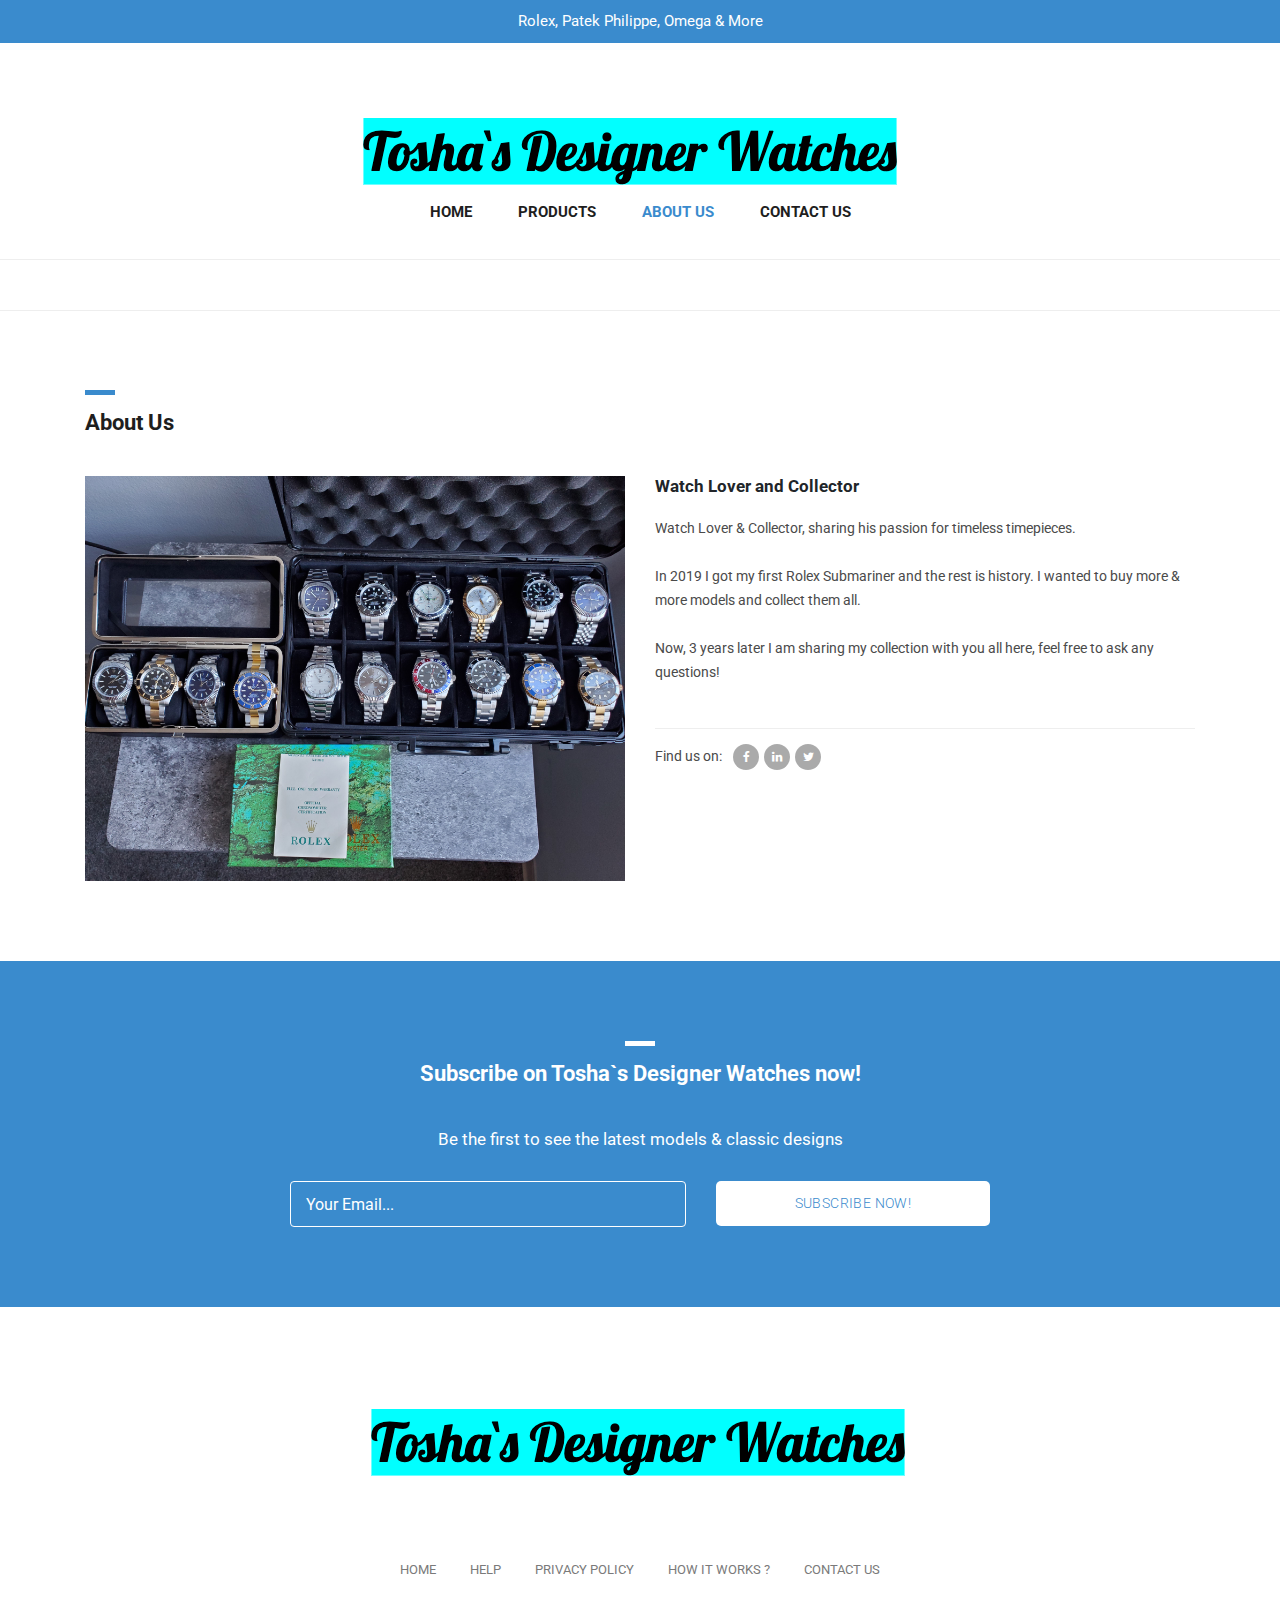
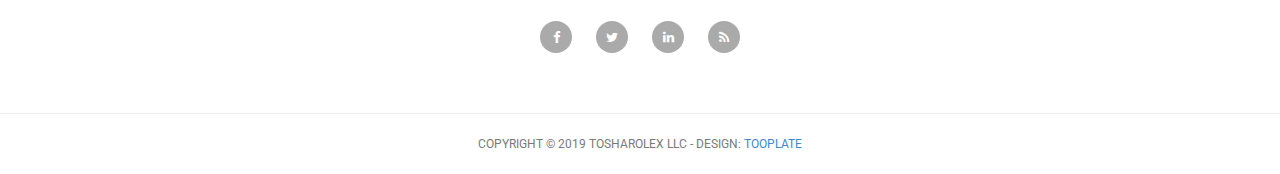
<file: rolexsite/about.html>
<!DOCTYPE html>
<html lang="en">

  <head>

    <meta charset="utf-8">
    <meta name="viewport" content="width=device-width, initial-scale=1, shrink-to-fit=no">
    <meta name="description" content="">
    <meta name="author" content="">
    <link href="https://fonts.googleapis.com/css?family=Roboto:100,300,400,500,700" rel="stylesheet">

    <title> About Page</title>

    <!-- Bootstrap core CSS -->
    <link href="vendor/bootstrap/css/bootstrap.min.css" rel="stylesheet">


    <!-- Additional CSS Files -->
    <link rel="stylesheet" href="assets/css/fontawesome.css">
    <link rel="stylesheet" href="assets/css/tooplate-main.css">
    <link rel="stylesheet" href="assets/css/owl.css">
    <link rel="stylesheet" href="assets/css/flex-slider.css">
<!--
Tooplate 2114 Pixie
https://www.tooplate.com/view/2114-pixie
-->
  </head>

  <body>
    
    <!-- Pre Header -->
    <div id="pre-header">
      <div class="container">
        <div class="row">
          <div class="col-md-12">
            <span> Rolex, Patek Philippe, Omega & More</span>
          </div>
        </div>
      </div>
    </div>

    <!-- Navigation -->
    <nav class="navbar navbar-expand-lg navbar-dark bg-dark static-top">
      <div class="container">
        <a class="navbar-brand" href="#"><img src="assets/images/logo.jpg" alt=""></a>
        <button class="navbar-toggler" type="button" data-toggle="collapse" data-target="#navbarResponsive" aria-controls="navbarResponsive" aria-expanded="false" aria-label="Toggle navigation">
          <span class="navbar-toggler-icon"></span>
        </button>
        <div class="collapse navbar-collapse" id="navbarResponsive">
          <ul class="navbar-nav ml-auto">
            <li class="nav-item">
              <a class="nav-link" href="index.html">Home</a>
            </li>
            <li class="nav-item">
              <a class="nav-link" href="products.html">Products
                <span class="sr-only">(current)</span>
              </a>
            </li>
            <li class="nav-item active">
              <a class="nav-link" href="about.html">About Us</a>
              <span class="sr-only">(current)</span>
            </li>
            <li class="nav-item">
              <a class="nav-link" href="contact.html">Contact Us</a>
            </li>
          </ul>
        </div>
      </div>
    </nav>

    <!-- Page Content -->
    <!-- About Page Starts Here -->
    <div class="about-page">
      <div class="container">
        <div class="row">
          <div class="col-md-12">
            <div class="section-heading">
              <div class="line-dec"></div>
              <h1>About Us</h1>
            </div>
          </div>
          <div class="col-md-6">
            <div class="left-image">
              <img src="assets/images/collection.jpg" alt="">
            </div>
          </div>
          <div class="col-md-6">
            <div class="right-content">
              <h4>Watch Lover and Collector</h4>
              <p>Watch Lover & Collector, sharing his passion for timeless timepieces. </p> 
              <br>
              <p>In 2019 I got my first Rolex Submariner and the rest is history. I wanted to buy more & more models and collect them all.</p>
              <br>
              <p>Now, 3 years later I am sharing my collection with you all here, feel free to ask any questions! 
              </p>
              <br>
              <p></p>
              <div class="share">
                <h6>Find us on: <span><a href="#"><i class="fa fa-facebook"></i></a><a href="#"><i class="fa fa-linkedin"></i></a><a href="#"><i class="fa fa-twitter"></i></a></span></h6>
              </div>
            </div>
          </div>
        </div>
      </div>
    </div>
    <!-- About Page Ends Here -->

    <!-- Subscribe Form Starts Here -->
    <div class="subscribe-form">
      <div class="container">
        <div class="row">
          <div class="col-md-12">
            <div class="section-heading">
              <div class="line-dec"></div>
              <h1>Subscribe on Tosha`s Designer Watches now!</h1>
            </div>
          </div>
          <div class="col-md-8 offset-md-2">
            <div class="main-content">
              <p> Be the first to see the latest models & classic designs</p>
              <div class="container">
                <form id="subscribe" action="" method="get">
                  <div class="row">
                    <div class="col-md-7">
                      <fieldset>
                        <input name="email" type="text" class="form-control" id="email" 
                        onfocus="if(this.value == 'Your Email...') { this.value = ''; }" 
                    	onBlur="if(this.value == '') { this.value = 'Your Email...';}"
                    	value="Your Email..." required="">
                      </fieldset>
                    </div>
                    <div class="col-md-5">
                      <fieldset>
                        <button type="submit" id="form-submit" class="button">Subscribe Now!</button>
                      </fieldset>
                    </div>
                  </div>
                </form>
              </div>
            </div>
          </div>
        </div>
      </div>
    </div>
    <!-- Subscribe Form Ends Here -->


    
    <!-- Footer Starts Here -->
    <div class="footer">
      <div class="container">
        <div class="row">
          <div class="col-md-12">
            <div class="logo">
              <img src="assets/images/logo.jpg" alt="">
            </div>
          </div>
          <div class="col-md-12">
            <div class="footer-menu">
              <ul>
                <li><a href="#">Home</a></li>
                <li><a href="#">Help</a></li>
                <li><a href="#">Privacy Policy</a></li>
                <li><a href="#">How It Works ?</a></li>
                <li><a href="#">Contact Us</a></li>
              </ul>
            </div>
          </div>
          <div class="col-md-12">
            <div class="social-icons">
              <ul>
                <li><a href="#"><i class="fa fa-facebook"></i></a></li>
                <li><a href="#"><i class="fa fa-twitter"></i></a></li>
                <li><a href="#"><i class="fa fa-linkedin"></i></a></li>
                <li><a href="#"><i class="fa fa-rss"></i></a></li>
              </ul>
            </div>
          </div>
        </div>
      </div>
    </div>
    <!-- Footer Ends Here -->


    <!-- Sub Footer Starts Here -->
    <div class="sub-footer">
      <div class="container">
        <div class="row">
          <div class="col-md-12">
            <div class="copyright-text">
              <p>Copyright &copy; 2019 ToshaRolex LLC 
                
                - Design: <a rel="nofollow" href="https://www.facebook.com/tooplate">Tooplate</a></p>
            </div>
          </div>
        </div>
      </div>
    </div>
    <!-- Sub Footer Ends Here -->


    <!-- Bootstrap core JavaScript -->
    <script src="vendor/jquery/jquery.min.js"></script>
    <script src="vendor/bootstrap/js/bootstrap.bundle.min.js"></script>


    <!-- Additional Scripts -->
    <script src="assets/js/custom.js"></script>
    <script src="assets/js/owl.js"></script>
    <script src="assets/js/isotope.js"></script>
    <script src="assets/js/flex-slider.js"></script>


    <script language = "text/Javascript"> 
      cleared[0] = cleared[1] = cleared[2] = 0; //set a cleared flag for each field
      function clearField(t){                   //declaring the array outside of the
      if(! cleared[t.id]){                      // function makes it static and global
          cleared[t.id] = 1;  // you could use true and false, but that's more typing
          t.value='';         // with more chance of typos
          t.style.color='#fff';
          }
      }
    </script>


  </body>

</html>
</file>
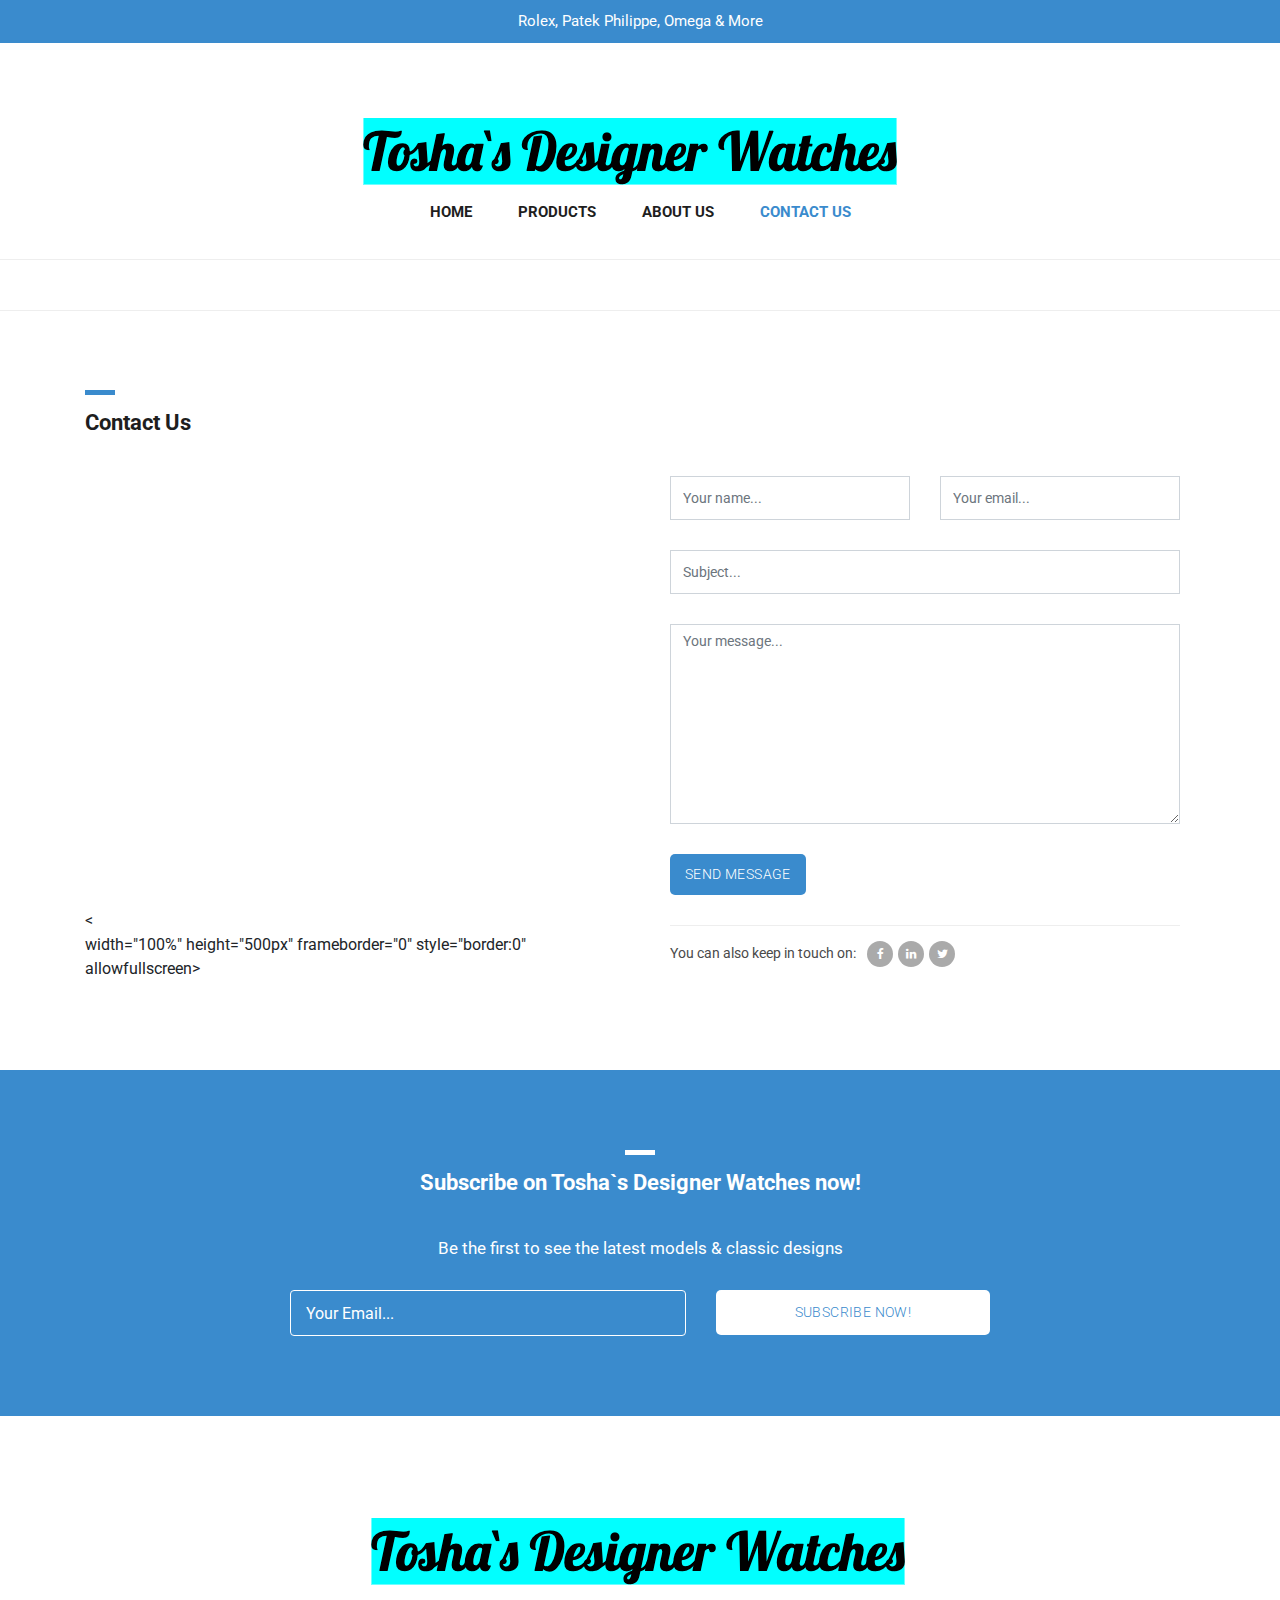
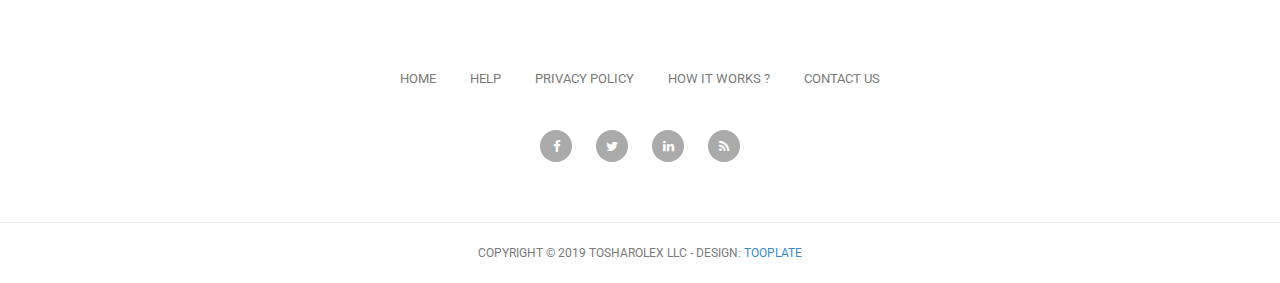
<file: rolexsite/contact.html>
<!DOCTYPE html>
<html lang="en">

  <head>

    <meta charset="utf-8">
    <meta name="viewport" content="width=device-width, initial-scale=1, shrink-to-fit=no">
    <meta name="description" content="">
    <meta name="author" content="">
    <link href="https://fonts.googleapis.com/css?family=Roboto:100,300,400,500,700" rel="stylesheet">

    <title> Contact</title>

    <!-- Bootstrap core CSS -->
    <link href="vendor/bootstrap/css/bootstrap.min.css" rel="stylesheet">


    <!-- Additional CSS Files -->
    <link rel="stylesheet" href="assets/css/fontawesome.css">
    <link rel="stylesheet" href="assets/css/tooplate-main.css">
    <link rel="stylesheet" href="assets/css/owl.css">
    <link rel="stylesheet" href="assets/css/flex-slider.css">
<!--
Tooplate 2114 Pixie
https://www.tooplate.com/view/2114-pixie
-->
  </head>

  <body>
    
    <!-- Pre Header -->
    <div id="pre-header">
      <div class="container">
        <div class="row">
          <div class="col-md-12">
            <span>Rolex, Patek Philippe, Omega & More</span>
          </div>
        </div>
      </div>
    </div>

    <!-- Navigation -->
    <nav class="navbar navbar-expand-lg navbar-dark bg-dark static-top">
      <div class="container">
        <a class="navbar-brand" href="#"><img src="assets/images/logo.jpg" alt=""></a>
        <button class="navbar-toggler" type="button" data-toggle="collapse" data-target="#navbarResponsive" aria-controls="navbarResponsive" aria-expanded="false" aria-label="Toggle navigation">
          <span class="navbar-toggler-icon"></span>
        </button>
        <div class="collapse navbar-collapse" id="navbarResponsive">
          <ul class="navbar-nav ml-auto">
            <li class="nav-item">
              <a class="nav-link" href="index.html">Home</a>
            </li>
            <li class="nav-item">
              <a class="nav-link" href="products.html">Products
                <span class="sr-only">(current)</span>
              </a>
            </li>
            <li class="nav-item">
              <a class="nav-link" href="about.html">About Us</a>
            </li>
            <li class="nav-item active">
              <a class="nav-link" href="contact.html">Contact Us</a>
              <span class="sr-only">(current)</span>
            </li>
          </ul>
        </div>
      </div>
    </nav>

    <!-- Page Content -->
    <!-- About Page Starts Here -->
    <div class="contact-page">
      <div class="container">
        <div class="row">
          <div class="col-md-12">
            <div class="section-heading">
              <div class="line-dec"></div>
              <h1>Contact Us</h1>
            </div>
          </div>
          <div class="col-md-6">
            <div id="map">
            		<!-- How to change your own map point
                           1. Go to Google Maps
                           2. Click on your location point
                           3. Click "Share" and choose "Embed map" tab
                           4. Copy only URL and paste it within the src="" field below
                    -->

              <<iframe src="https://www.google.com/maps/embed?pb=!1m18!1m12!1m3!1d380510.6741740301!2d-88.01215119827836!3d41.83390416971588!2m3!1f0!2f0!3f0!3m2!1i1024!2i768!4f13.1!3m3!1m2!1s0x880e2c3cd0f4cbed%3A0xafe0a6ad09c0c000!2sChicago%2C%20IL!5e0!3m2!1sen!2sus!4v1642707958231!5m2!1sen!2sus" width="500" height="450" style="border:0;" allowfullscreen="" loading="lazy"></iframe> width="100%" height="500px" frameborder="0" style="border:0" allowfullscreen></iframe>
            </div>
          </div>
          <div class="col-md-6">
            <div class="right-content">
              <div class="container">
                <form id="contact" action="" method="post">
                  <div class="row">
                    <div class="col-md-6">
                      <fieldset>
                        <input name="name" type="text" class="form-control" id="name" placeholder="Your name..." required="">
                      </fieldset>
                    </div>
                    <div class="col-md-6">
                      <fieldset>
                        <input name="email" type="text" class="form-control" id="email" placeholder="Your email..." required="">
                      </fieldset>
                    </div>
                    <div class="col-md-12">
                      <fieldset>
                        <input name="subject" type="text" class="form-control" id="subject" placeholder="Subject..." required="">
                      </fieldset>
                    </div>
                    <div class="col-md-12">
                      <fieldset>
                        <textarea name="message" rows="6" class="form-control" id="message" placeholder="Your message..." required=""></textarea>
                      </fieldset>
                    </div>
                    <div class="col-md-12">
                      <fieldset>
                        <button type="submit" id="form-submit" class="button">Send Message</button>
                      </fieldset>
                    </div>
                    <div class="col-md-12">
                      <div class="share">
                        <h6>You can also keep in touch on: <span><a href="#"><i class="fa fa-facebook"></i></a><a href="#"><i class="fa fa-linkedin"></i></a><a href="#"><i class="fa fa-twitter"></i></a></span></h6>
                      </div>
                    </div>
                  </div>
                </form>
              </div>
            </div>
          </div>
        </div>
      </div>
    </div>
    <!-- About Page Ends Here -->

    <!-- Subscribe Form Starts Here -->
    <div class="subscribe-form">
      <div class="container">
        <div class="row">
          <div class="col-md-12">
            <div class="section-heading">
              <div class="line-dec"></div>
              <h1>Subscribe on Tosha`s Designer Watches now!</h1>
            </div>
          </div>
          <div class="col-md-8 offset-md-2">
            <div class="main-content">
              <p>Be the first to see the latest models & classic designs</p>
              <div class="container">
                <form id="subscribe" action="" method="get">
                  <div class="row">
                    <div class="col-md-7">
                      <fieldset>
                        <input name="email" type="text" class="form-control" id="email" 
                        onfocus="if(this.value == 'Your Email...') { this.value = ''; }" 
                    	onBlur="if(this.value == '') { this.value = 'Your Email...';}"
                    	value="Your Email..." required="">
                      </fieldset>
                    </div>
                    <div class="col-md-5">
                      <fieldset>
                        <button type="submit" id="form-submit" class="button">Subscribe Now!</button>
                      </fieldset>
                    </div>
                  </div>
                </form>
              </div>
            </div>
          </div>
        </div>
      </div>
    </div>
    <!-- Subscribe Form Ends Here -->


    
    <!-- Footer Starts Here -->
    <div class="footer">
      <div class="container">
        <div class="row">
          <div class="col-md-12">
            <div class="logo">
              <img src="assets/images/logo.jpg" alt="">
            </div>
          </div>
          <div class="col-md-12">
            <div class="footer-menu">
              <ul>
                <li><a href="#">Home</a></li>
                <li><a href="#">Help</a></li>
                <li><a href="#">Privacy Policy</a></li>
                <li><a href="#">How It Works ?</a></li>
                <li><a href="#">Contact Us</a></li>
              </ul>
            </div>
          </div>
          <div class="col-md-12">
            <div class="social-icons">
              <ul>
                <li><a href="#"><i class="fa fa-facebook"></i></a></li>
                <li><a href="#"><i class="fa fa-twitter"></i></a></li>
                <li><a href="#"><i class="fa fa-linkedin"></i></a></li>
                <li><a href="#"><i class="fa fa-rss"></i></a></li>
              </ul>
            </div>
          </div>
        </div>
      </div>
    </div>
    <!-- Footer Ends Here -->


    <!-- Sub Footer Starts Here -->
    <div class="sub-footer">
      <div class="container">
        <div class="row">
          <div class="col-md-12">
            <div class="copyright-text">
              <p>Copyright &copy; 2019 ToshaRolex LLC 
                
                - Design: <a rel="nofollow" href="https://www.facebook.com/tooplate">Tooplate</a></p>
            </div>
          </div>
        </div>
      </div>
    </div>
    <!-- Sub Footer Ends Here -->


    <!-- Bootstrap core JavaScript -->
    <script src="vendor/jquery/jquery.min.js"></script>
    <script src="vendor/bootstrap/js/bootstrap.bundle.min.js"></script>


    <!-- Additional Scripts -->
    <script src="assets/js/custom.js"></script>
    <script src="assets/js/owl.js"></script>
    <script src="assets/js/isotope.js"></script>
    <script src="assets/js/flex-slider.js"></script>


    <script language = "text/Javascript"> 
      cleared[0] = cleared[1] = cleared[2] = 0; //set a cleared flag for each field
      function clearField(t){                   //declaring the array outside of the
      if(! cleared[t.id]){                      // function makes it static and global
          cleared[t.id] = 1;  // you could use true and false, but that's more typing
          t.value='';         // with more chance of typos
          t.style.color='#fff';
          }
      }
    </script>


  </body>

</html>
</file>
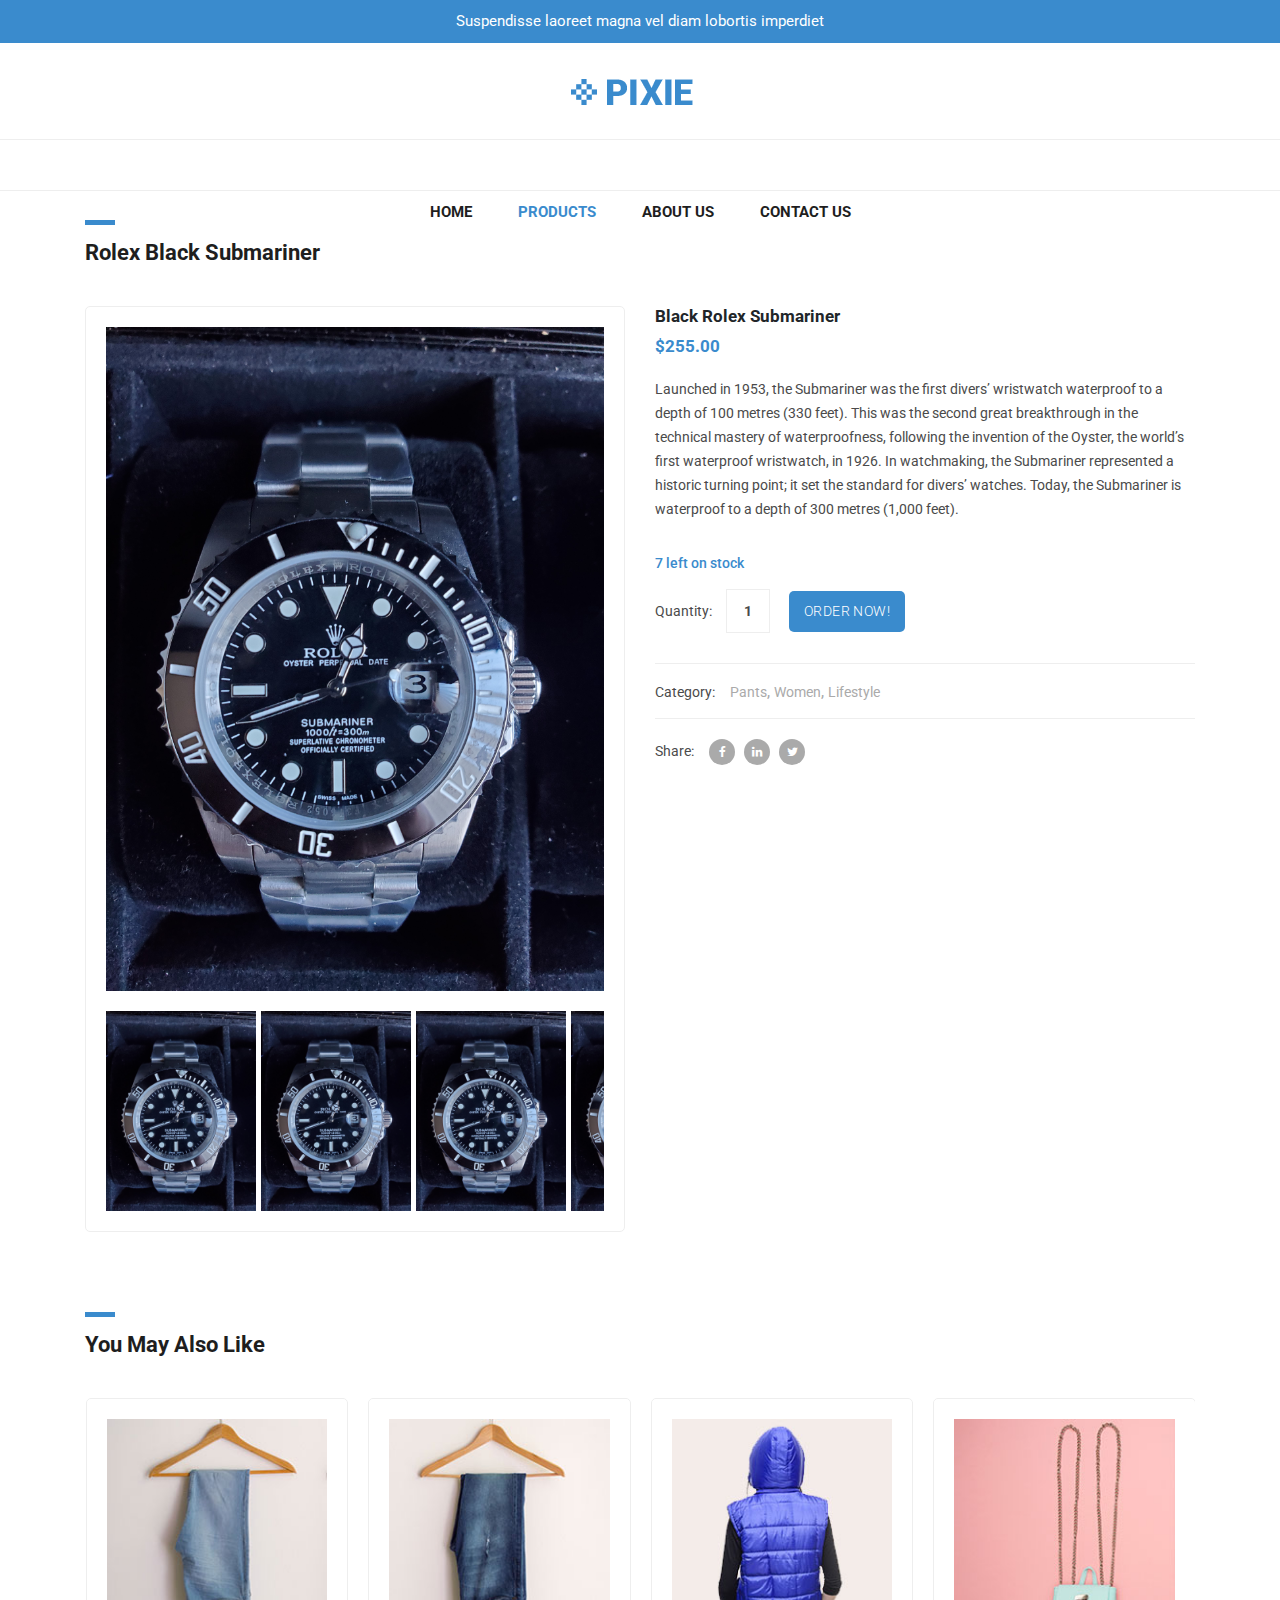
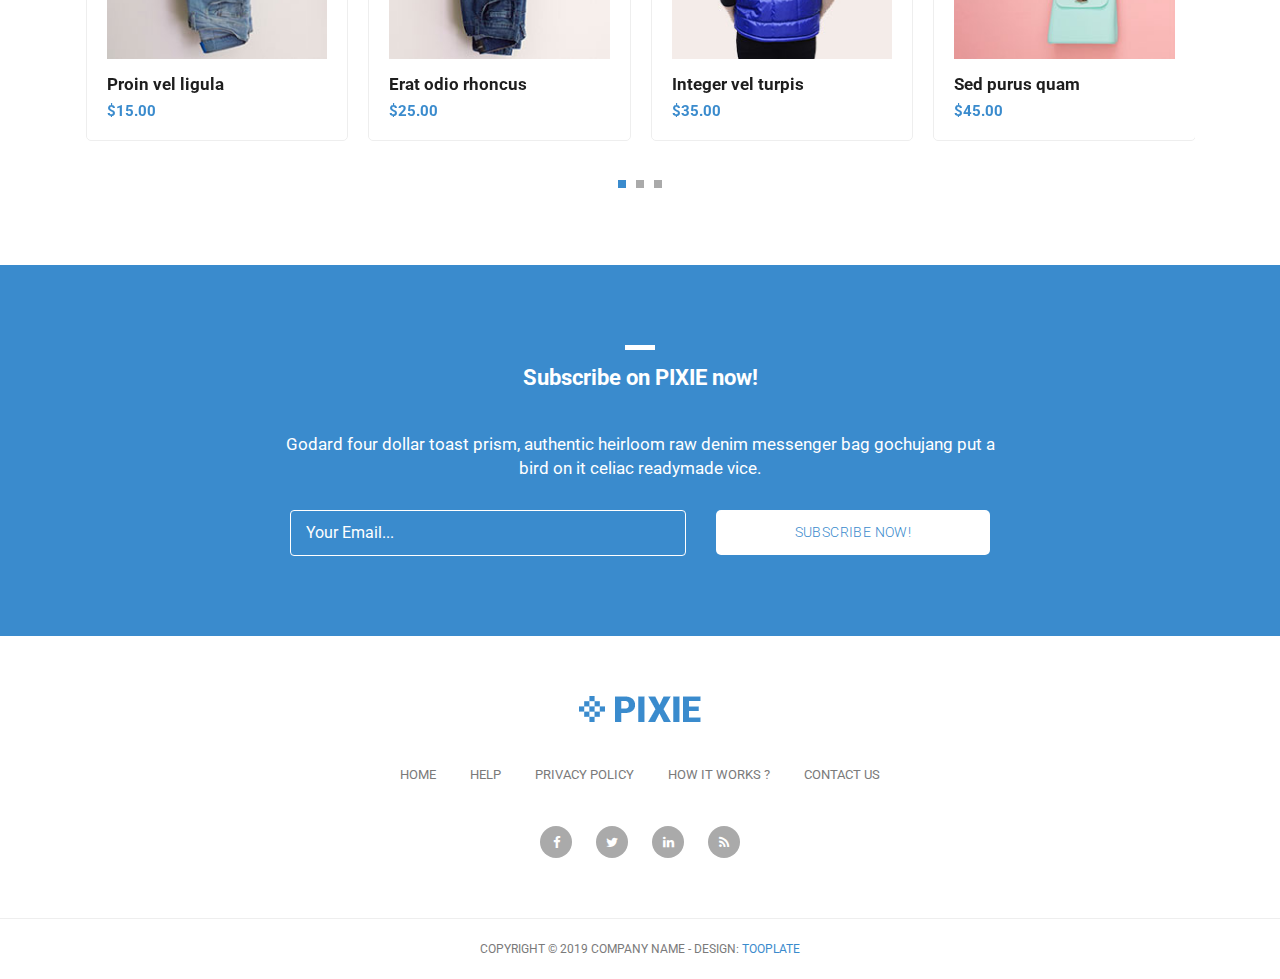
<file: rolexsite/single-product.html>
<!DOCTYPE html>
<html lang="en">

  <head>

    <meta charset="utf-8">
    <meta name="viewport" content="width=device-width, initial-scale=1, shrink-to-fit=no">
    <meta name="description" content="">
    <meta name="author" content="">
    <link href="https://fonts.googleapis.com/css?family=Roboto:100,300,400,500,700" rel="stylesheet">

    <title>Pixie - Product Detail</title>

    <!-- Bootstrap core CSS -->
    <link href="vendor/bootstrap/css/bootstrap.min.css" rel="stylesheet">


    <!-- Additional CSS Files -->
    <link rel="stylesheet" href="assets/css/fontawesome.css">
    <link rel="stylesheet" href="assets/css/tooplate-main.css">
    <link rel="stylesheet" href="assets/css/owl.css">
    <link rel="stylesheet" href="assets/css/flex-slider.css">
<!--
Tooplate 2114 Pixie
https://www.tooplate.com/view/2114-pixie
-->
  </head>

  <body>
    
    <!-- Pre Header -->
    <div id="pre-header">
      <div class="container">
        <div class="row">
          <div class="col-md-12">
            <span>Suspendisse laoreet magna vel diam lobortis imperdiet</span>
          </div>
        </div>
      </div>
    </div>

    <!-- Navigation -->
    <nav class="navbar navbar-expand-lg navbar-dark bg-dark static-top">
      <div class="container">
        <a class="navbar-brand" href="#"><img src="assets/images/header-logo.png" alt=""></a>
        <button class="navbar-toggler" type="button" data-toggle="collapse" data-target="#navbarResponsive" aria-controls="navbarResponsive" aria-expanded="false" aria-label="Toggle navigation">
          <span class="navbar-toggler-icon"></span>
        </button>
        <div class="collapse navbar-collapse" id="navbarResponsive">
          <ul class="navbar-nav ml-auto">
            <li class="nav-item">
              <a class="nav-link" href="index.html">Home</a>
            </li>
            <li class="nav-item active">
              <a class="nav-link" href="products.html">Products
                <span class="sr-only">(current)</span>
              </a>
            </li>
            <li class="nav-item">
              <a class="nav-link" href="about.html">About Us</a>
            </li>
            <li class="nav-item">
              <a class="nav-link" href="contact.html">Contact Us</a>
            </li>
          </ul>
        </div>
      </div>
    </nav>

    <!-- Page Content -->
    <!-- Single Starts Here -->
    <div class="single-product">
      <div class="container">
        <div class="row">
          <div class="col-md-12">
            <div class="section-heading">
              <div class="line-dec"></div>
              <h1>Rolex Black Submariner</h1>
            </div>
          </div>
          <div class="col-md-6">
            <div class="product-slider">
              <div id="slider" class="flexslider">
                <ul class="slides">
                  <li>
                    <img src="assets/images/blacksub.jpg" />
                  </li>
                  <li>
                    <img src="assets/images/blackgoldsub.jpg" />
                  </li>
                  <li>
                    <img src="assets/images/blacksub.jpg" />
                  </li>
                  <li>
                    <img src="assets/images/blacksub.jpg" />
                  </li>
                  <!-- items mirrored twice, total of 12 -->
                </ul>
              </div>
              <div id="carousel" class="flexslider">
                <ul class="slides">
                  <li>
                    <img src="assets/images/blacksub.jpg" />
                  </li>
                  <li>
                    <img src="assets/images/blacksub.jpg" />
                  </li>
                  <li>
                    <img src="assets/images/blacksub.jpg" />
                  </li>
                  <li>
                    <img src="assets/images/blacksub.jpg" />
                  </li>
                  <!-- items mirrored twice, total of 12 -->
                </ul>
              </div>
            </div>
          </div>
          <div class="col-md-6">
            <div class="right-content">
              <h4>Black Rolex Submariner</h4>
              <h6>$255.00</h6>
              <p>Launched in 1953, the Submariner was the first divers’ wristwatch waterproof to a depth of 100 metres (330 feet). This was the second great breakthrough in the technical mastery of waterproofness, following the invention of the Oyster, the world’s first waterproof wristwatch, in 1926. In watchmaking, the Submariner represented a historic turning point; it set the standard for divers’ watches. Today, the Submariner is waterproof to a depth of 300 metres (1,000 feet). </p>
              <span>7 left on stock</span>
              <form action="" method="get">
                <label for="quantity">Quantity:</label>
                <input name="quantity" type="quantity" class="quantity-text" id="quantity" 
                	onfocus="if(this.value == '1') { this.value = ''; }" 
                    onBlur="if(this.value == '') { this.value = '1';}"
                    value="1">
                <input type="submit" class="button" value="Order Now!">
              </form>
              <div class="down-content">
                <div class="categories">
                  <h6>Category: <span><a href="#">Pants</a>,<a href="#">Women</a>,<a href="#">Lifestyle</a></span></h6>
                </div>
                <div class="share">
                  <h6>Share: <span><a href="#"><i class="fa fa-facebook"></i></a><a href="#"><i class="fa fa-linkedin"></i></a><a href="#"><i class="fa fa-twitter"></i></a></span></h6>
                </div>
              </div>
            </div>
          </div>
        </div>
      </div>
    </div>
    <!-- Single Page Ends Here -->


    <!-- Similar Starts Here -->
    <div class="featured-items">
      <div class="container">
        <div class="row">
          <div class="col-md-12">
            <div class="section-heading">
              <div class="line-dec"></div>
              <h1>You May Also Like</h1>
            </div>
          </div>
          <div class="col-md-12">
            <div class="owl-carousel owl-theme">
              <a href="single-product.html">
                <div class="featured-item">
                  <img src="assets/images/item-01.jpg" alt="Item 1">
                  <h4>Proin vel ligula</h4>
                  <h6>$15.00</h6>
                </div>
              </a>
              <a href="single-product.html">
                <div class="featured-item">
                  <img src="assets/images/item-02.jpg" alt="Item 2">
                  <h4>Erat odio rhoncus</h4>
                  <h6>$25.00</h6>
                </div>
              </a>
              <a href="single-product.html">
                <div class="featured-item">
                  <img src="assets/images/item-03.jpg" alt="Item 3">
                  <h4>Integer vel turpis</h4>
                  <h6>$35.00</h6>
                </div>
              </a>
              <a href="single-product.html">
                <div class="featured-item">
                  <img src="assets/images/item-04.jpg" alt="Item 4">
                  <h4>Sed purus quam</h4>
                  <h6>$45.00</h6>
                </div>
              </a>
              <a href="single-product.html">
                <div class="featured-item">
                  <img src="assets/images/item-05.jpg" alt="Item 5">
                  <h4>Morbi aliquet</h4>
                  <h6>$55.00</h6>
                </div>
              </a>
              <a href="single-product.html">
                <div class="featured-item">
                  <img src="assets/images/item-06.jpg" alt="Item 6">
                  <h4>Urna ac diam</h4>
                  <h6>$65.00</h6>
                </div>
              </a>
              <a href="single-product.html">
                <div class="featured-item">
                  <img src="assets/images/item-04.jpg" alt="Item 7">
                  <h4>Proin eget imperdiet</h4>
                  <h6>$75.00</h6>
                </div>
              </a>
              <a href="single-product.html">
                <div class="featured-item">
                  <img src="assets/images/item-05.jpg" alt="Item 8">
                  <h4>Nullam risus nisl</h4>
                  <h6>$85.00</h6>
                </div>
              </a>
              <a href="single-product.html">
                <div class="featured-item">
                  <img src="assets/images/item-06.jpg" alt="Item 9">
                  <h4>Cras tempus</h4>
                  <h6>$95.00</h6>
                </div>
              </a>
            </div>
          </div>
        </div>
      </div>
    </div>
    <!-- Similar Ends Here -->


    <!-- Subscribe Form Starts Here -->
    <div class="subscribe-form">
      <div class="container">
        <div class="row">
          <div class="col-md-12">
            <div class="section-heading">
              <div class="line-dec"></div>
              <h1>Subscribe on PIXIE now!</h1>
            </div>
          </div>
          <div class="col-md-8 offset-md-2">
            <div class="main-content">
              <p>Godard four dollar toast prism, authentic heirloom raw denim messenger bag gochujang put a bird on it celiac readymade vice.</p>
              <div class="container">
                <form id="subscribe" action="" method="get">
                  <div class="row">
                    <div class="col-md-7">
                      <fieldset>
                        <input name="email" type="text" class="form-control" id="email" 
                        onfocus="if(this.value == 'Your Email...') { this.value = ''; }" 
                    	onBlur="if(this.value == '') { this.value = 'Your Email...';}"
                    	value="Your Email..." required="">
                      </fieldset>
                    </div>
                    <div class="col-md-5">
                      <fieldset>
                        <button type="submit" id="form-submit" class="button">Subscribe Now!</button>
                      </fieldset>
                    </div>
                  </div>
                </form>
              </div>
            </div>
          </div>
        </div>
      </div>
    </div>
    <!-- Subscribe Form Ends Here -->


    
    <!-- Footer Starts Here -->
    <div class="footer">
      <div class="container">
        <div class="row">
          <div class="col-md-12">
            <div class="logo">
              <img src="assets/images/header-logo.png" alt="">
            </div>
          </div>
          <div class="col-md-12">
            <div class="footer-menu">
              <ul>
                <li><a href="#">Home</a></li>
                <li><a href="#">Help</a></li>
                <li><a href="#">Privacy Policy</a></li>
                <li><a href="#">How It Works ?</a></li>
                <li><a href="#">Contact Us</a></li>
              </ul>
            </div>
          </div>
          <div class="col-md-12">
            <div class="social-icons">
              <ul>
                <li><a href="#"><i class="fa fa-facebook"></i></a></li>
                <li><a href="#"><i class="fa fa-twitter"></i></a></li>
                <li><a href="#"><i class="fa fa-linkedin"></i></a></li>
                <li><a href="#"><i class="fa fa-rss"></i></a></li>
              </ul>
            </div>
          </div>
        </div>
      </div>
    </div>
    <!-- Footer Ends Here -->


    <!-- Sub Footer Starts Here -->
    <div class="sub-footer">
      <div class="container">
        <div class="row">
          <div class="col-md-12">
            <div class="copyright-text">
              <p>Copyright &copy; 2019 Company Name 
                
                - Design: <a rel="nofollow" href="https://www.facebook.com/tooplate">Tooplate</a></p>
            </div>
          </div>
        </div>
      </div>
    </div>
    <!-- Sub Footer Ends Here -->


    <!-- Bootstrap core JavaScript -->
    <script src="vendor/jquery/jquery.min.js"></script>
    <script src="vendor/bootstrap/js/bootstrap.bundle.min.js"></script>


    <!-- Additional Scripts -->
    <script src="assets/js/custom.js"></script>
    <script src="assets/js/owl.js"></script>
    <script src="assets/js/isotope.js"></script>
    <script src="assets/js/flex-slider.js"></script>


    <script language = "text/Javascript"> 
      cleared[0] = cleared[1] = cleared[2] = 0; //set a cleared flag for each field
      function clearField(t){                   //declaring the array outside of the
      if(! cleared[t.id]){                      // function makes it static and global
          cleared[t.id] = 1;  // you could use true and false, but that's more typing
          t.value='';         // with more chance of typos
          t.style.color='#fff';
          }
      }
    </script>


  </body>

</html>
</file>
<file: rolexsite/assets/css/tooplate-main.css>
/* 

Tooplate 2114 Pixie

https://www.tooplate.com/view/2114-pixie

*/

body {
	font-family: 'Roboto', sans-serif;
	transition: all 0.5s;
}
p {
	margin-bottom: 0px;
	font-size: 14px;
	color: #4a4a4a;
	line-height: 24px;
}
a {
	text-decoration: none!important;
}

.copyright-text {
	text-transform: uppercase;
}

.main-button a {
	background-color: #3a8bcd;
	border-radius: 5px;
	padding: 10px 15px;
	display: inline-block;
	color: #fff;
	font-size: 14px;
	text-transform: uppercase;
	font-weight: 300;
	letter-spacing: 0.4px;
	text-decoration: none;
	transition: all 0.5s;
}
.main-button a:hover {
	opacity: 0.7;
}
.section-heading {
	margin-top: 80px;
	margin-bottom: 40px;
}
.section-heading .line-dec {
	width: 30px;
	height: 5px;
	background-color: #3a8bcd;
}
.section-heading h1 {
	font-size: 22px;
	font-weight: 700;
	color: #1e1e1e;
	margin-top: 15px;
}

/* Pre Header Style */
#pre-header {
	background-color: #3a8bcd;
	text-align: center;
}
#pre-header span {
	color: #fff;
	font-size: 15px;
	padding: 10px 0px;
	display: inline-block;
}

/* Header Style */
.navbar .navbar-brand {
	text-align: center;
	width: 100%;
	position: relative;
	padding: 25px 0px;
}
.bg-dark {
	background-color: #fff!important;
	border-bottom: 1px solid #eee;
}
#navbarResponsive {
	z-index: 999;
	position: absolute;
	left: 50%;
	top: 150px;
	transform: translateX(-50%);
}
.navbar-dark .navbar-nav .nav-item {
	margin: 0px 15px;
}
.navbar-dark .navbar-nav .nav-link {
	text-transform: uppercase;
	font-size: 15px;
	font-weight: 700;
	color: #1e1e1e;
	transition: all 0.5s;
}
.navbar-dark .navbar-nav .nav-link:hover,
.navbar-dark .navbar-nav .active>.nav-link,
.navbar-dark .navbar-nav .nav-link.active,
.navbar-dark .navbar-nav .nav-link.show,
.navbar-dark .navbar-nav .show>.nav-link {
	color: #3a8bcd;
}
.navbar:after {
	width: 100%;
	height: 1px;
	background-color: #eee;
	content: '';
	position: absolute;
	left: 0;
	bottom: -52px;
}
.navbar-dark .navbar-toggler-icon {
	background-image: none;
}
.navbar-dark .navbar-toggler {
	border-color: #3a8bcd;
	background-color: #3a8bcd;	
	height: 50px;
	outline: none;
}
.navbar-dark .navbar-toggler-icon:after {
	content: '\f0c9';
	color: #FFF;
	font-size: 22px;
	line-height: 30px;
	font-family: 'FontAwesome';
}
/* Banner Style */
.banner {
	margin-top: 50px;
	background-image: url(../images/rolex.jpg);
	background-size: cover;
	background-repeat: no-repeat;
	padding: 150px 0px;
	background-position: center center;
}
.banner .caption {
	background-color: rgba(250,250,250,0.9);
	padding: 30px;
	max-width: 450px;
}
.banner .caption h2 {
	margin-top: 0px;
	margin-bottom: 15px;
	font-size: 24px;
	font-weight: 700;
	color: #1e1e1e;
}
.banner .caption .line-dec {
	width: 30px;
	height: 5px;
	background-color: #3a8bcd;
}
.banner .caption p {
	margin-top: 15px;
	margin-bottom: 20px;
}

/* Featured Style */
.featured-items {
	margin-bottom: 70px;
}
.featured-item {
	border-radius: 5px;
	border: 1px solid #eee;
	padding: 20px;
	transition: all 0.5s;
}
.featured-item:hover {
	opacity: 0.9;
}
.featured-item img {
	width: 100%;
}
.featured-item h4 {
	font-size: 17px;
	font-weight: 700;
	color: #1e1e1e;
	margin-top: 15px;
	transition: all 0.5s;
}
.featured-item:hover h4 {
	color: #3a8bcd;
}
.featured-item h6 {
	color: #3a8bcd;
	font-size: 15px;
	font-weight: 700;
	margin-bottom: 0px;
}
.owl-theme .owl-dots {
	text-align: center;
	margin-top: 30px;
}
.owl-theme .owl-dots .owl-dot {
	outline: none;
}
.owl-theme .owl-dots .active span {
	background-color: #3a8bcd!important;
}
.owl-theme .owl-dots .owl-dot span {
	background-color: #aaa;
	width: 8px;
	height: 8px;
	display: inline-block;
	margin: 0px 5px;
	outline: none;
}



/* Subscribe Style */
.subscribe-form {
	background-color: #3a8bcd;
	padding: 80px 0px;
	text-align: center;
}
.subscribe-form .section-heading  {
	margin-top: 0px;
}
.subscribe-form .section-heading h1 {
	color: #fff;
}
.subscribe-form .section-heading .line-dec {
	background-color: #fff;
	margin: 0 auto;
}
.subscribe-form .main-content p {
	font-size: 17px;
	color: #fff;
	margin-bottom: 30px;
}
.subscribe-form .main-content form  {
	color: #fff;
	display: inline;
}
.subscribe-form .main-content form input {
	display: inline;
}
.subscribe-form .main-content form input {
	width: 100%;
	height: 46px;
	border: 1px solid #fff;
	background-color: transparent;
	padding-left: 15px;
	color: #fff;
	outline: none;
}
.subscribe-form .main-content form button:focus {
	color: #fff!important;
}
.subscribe-form .main-content form button {
	width: 100%;
	height: 45px;
	cursor: pointer;
	background-color: #fff;
	outline: none;
	border-radius: 5px;
	padding: 10px 15px;
	display: inline-block;
	color: #3a8bcd;
	font-size: 14px;
	text-transform: uppercase;
	font-weight: 300;
	letter-spacing: 0.4px;
	text-decoration: none;
	transition: all 0.5s;
	box-shadow: none;
	border: none;
}


/* Footer Style */
.footer {
	text-align: center;
}
.footer ul {
	padding: 0px;
	margin: 0px;
}
.footer ul li {
	list-style: none;
	display: inline-block;
}
.footer .logo img {
	max-width: 100%;
	margin-top: 60px;
	margin-bottom: 40px;
}
.footer .footer-menu {
	margin-bottom: 40px;
}
.footer .footer-menu ul li {
	margin: 0px 15px;
}
.footer .footer-menu a {
	font-size: 13px;
	color: #7a7a7a;
	text-transform: uppercase;
	transition: all 0.5s;
}
.footer .footer-menu a:hover {
	color: #3a8bcd;
	text-decoration: none;
}
.footer .social-icons {
	margin-bottom: 60px;
}
.footer .social-icons ul li {
	margin: 0px 10px;
}
.footer .social-icons a {
	width: 32px;
	height: 32px;
	color: #fff;
	background-color: #aaa;
	text-align: center;
	display: inline-block;
	line-height: 33px;
	border-radius: 50%;
	font-size: 13px;
	transition: all 0.5s;
}
.footer .social-icons a:hover {
	background-color: #3a8bcd;
}

/* Sub Footer Style */
.sub-footer {
	border-top: 1px solid #eee;
	text-align: center;
}
.sub-footer p {
	font-size: 12px;
	color: #7a7a7a;
	line-height: 60px;
}
.sub-footer a {
	color: #3a8bcd;
	text-decoration: none;
}

/* Featured Page Style */
.featured-page {
	margin-top: 130px;
	margin-bottom: 40px;
}
.featured-page .section-heading {
	margin-top: 0px;
	margin-bottom: 0px;
}
.featured-page #filters {
	margin-top: 15px;
	text-align: right;
}
.featured .featured-item {
	margin-bottom: 30px;
	text-decoration: none;
}
.featured .featured-item h4 {
	transition: all 0.5s;
}
.featured .featured-item:hover h4 {
	color: #3a8bcd;
}
#filter button {
	outline: none;
}
#filter .btn-primary.focus,
.btn-primary:focus {
	color: #3a8bcd!important;
	box-shadow: none!important;
}
#filters .btn-primary {
	color: #1e1e1e;
	border: none;
	font-size: 15px;
	font-weight: 700;
	background-color: transparent;
}
/* Isotope Transitions
------------------------------- */
.isotope,
.isotope .item {
  -webkit-transition-duration: 0.8s;
     -moz-transition-duration: 0.8s;
      -ms-transition-duration: 0.8s;
       -o-transition-duration: 0.8s;
          transition-duration: 0.8s;
}

.isotope {
  -webkit-transition-property: height, width;
     -moz-transition-property: height, width;
      -ms-transition-property: height, width;
       -o-transition-property: height, width;
          transition-property: height, width;
}

.isotope .item {
  -webkit-transition-property: -webkit-transform, opacity;
     -moz-transition-property:    -moz-transform, opacity;
      -ms-transition-property:     -ms-transform, opacity;
       -o-transition-property:         top, left, opacity;
          transition-property:         transform, opacity;
}

.page-navigation ul {
	text-align: center;
	border-top: 1px solid #eee;
	padding: 30px  0px 0px 0px;
	margin: 0px 0px 80px 0px;
}
.page-navigation ul li {
	display: inline-block;
}
.page-navigation ul li a {
	width: 40px;
	height: 40px;
	display: inline-block;
	text-align: center;
	line-height: 38px;
	border: 1px solid #eee;
	border-radius: 5px;
	font-weight: 700;
	color: #1e1e1e;
	font-size: 15px;
	text-decoration: none;
	transition: all 0.5s;
}
.page-navigation ul li a:hover,
.page-navigation ul li.current-page a {
	background-color: #3a8bcd;
	border-color: #3a8bcd;
	color: #fff;
}



/* Single Product Style */
.single-product .product-slider {
	padding: 20px;
	border: 1px solid #eee!important;
	border-radius: 5px;
}
.flexslider {
	border: none!important;
}
#carousel {
	margin-top: 20px;
}
#carousel .slides li {
	width: 150px!important;
}
.single-product .right-content h4 {
	font-size: 17px;
	font-weight: 700;
	margin-top: 0px;
}
.single-product .right-content h6 {
	color: #3a8bcd;
	font-size: 17px;
	font-weight: 700;
	margin-top: 10px;
}
.single-product .right-content p {
	margin-top: 20px;
	margin-bottom: 30px;
}
.single-product .right-content span {
	font-size: 14px;
	color: #3a8bcd;
	font-weight: 500;
	display: inline-block;
	margin-bottom: 15px;
}
.single-product .right-content label {
	font-size: 14px;
	color: #4a4a4a;
}
.single-product .right-content .quantity-text {
	margin-left: 10px;
	width: 44px;
	height: 44px;
	line-height: 42px;
	font-size: 14px;
	font-weight: 700;
	color: #4a4a4a;
	display: inline-block;
	text-align: center;
	outline: none;
	border: 1px solid #eee;
}
.single-product .right-content .button {
	margin-left: 15px;
	cursor: pointer;
	background-color: #3a8bcd;
	outline: none;
	border-radius: 5px;
	padding: 10px 15px;
	display: inline-block;
	color: #fff;
	font-size: 14px;
	text-transform: uppercase;
	font-weight: 300;
	letter-spacing: 0.4px;
	text-decoration: none;
	transition: all 0.5s;
	box-shadow: none;
	border: none;
}
.single-product .right-content .down-content span {
	margin-bottom: 0px;
	display: inline-block;
	margin-left: 8px;
	color: #aaa;
}
.single-product .right-content .down-content span a {
	color: #aaa;
	font-weight: 400;
	margin-left: 4px;
	transition: all 0.5s;
}
.single-product .right-content .down-content span a:hover {
	color: #3a8bcd;
}
.single-product .right-content .down-content span a:hover i {
	background-color: #3a8bcd;
}
.single-product .right-content .down-content span a i {
	transition: all 0.5s;
	background-color: #aaa;
	width: 26px;
	height: 26px;
	display: inline-block;
	text-align: center;
	line-height: 26px;
	border-radius: 50%;
	color: #fff;
	font-size: 12px;
	margin-right: 5px;
}
.single-product .right-content .down-content .categories {
	border-top: 1px solid #eee;
	margin-top: 30px;
	padding: 10px 0px;
}
.single-product .right-content .down-content .share {
	border-top: 1px solid #eee;
	padding: 10px 0px;
}
.single-product .right-content .down-content h6 {
	font-size: 14px;
	color: #4a4a4a;
	font-weight: 400;
}



/* About Us Style */
.about-page {
	margin-top: 50px;
    margin-bottom: 80px;
}
.about-page .right-content h4 {
	font-size: 17px;
	font-weight: 700;
	margin-top: 0px;
	margin-bottom: 20px;
}
.about-page .left-image img {
	max-width: 100%;
}
.about-page .right-content span {
	display: inline-block;
	margin-left: 8px;
}
.about-page .right-content span a i {
	transition: all 0.5s;
	background-color: #aaa;
	width: 26px;
	height: 26px;
	display: inline-block;
	text-align: center;
	line-height: 26px;
	border-radius: 50%;
	color: #fff;
	font-size: 12px;
	margin-right: 5px;
}
.about-page .right-content .share {
	margin-top: 20px;
	border-top: 1px solid #eee;
	padding: 15px 0px;
}
.about-page .right-content h6 {
	font-size: 14px;
	color: #4a4a4a;
	font-weight: 400;
}
.about-page .right-content span a:hover i {
	background-color: #3a8bcd;
}




/* Contact Page Style */
.contact-page {
	margin-top: 50px;
    margin-bottom: 80px;
}
.contact-page .right-content input,
.contact-page .right-content textarea {
	border-radius: 0px;
	outline: none;
	box-shadow: none;
	font-size: 14px;
	margin-bottom: 30px;
}
.contact-page .right-content input {
	height: 44px;
	line-height: 44px;
}
.contact-page .right-content textarea {
	height: 200px;
	max-height: 280px;
}
.contact-page .right-content span {
	display: inline-block;
	margin-left: 8px;
}
.contact-page .right-content span a i {
	transition: all 0.5s;
	background-color: #aaa;
	width: 26px;
	height: 26px;
	display: inline-block;
	text-align: center;
	line-height: 26px;
	border-radius: 50%;
	color: #fff;
	font-size: 12px;
	margin-right: 5px;
}
.contact-page .right-content .share {
	margin-top: 30px;
	border-top: 1px solid #eee;
	padding: 15px 0px;
}
.contact-page .right-content h6 {
	font-size: 14px;
	color: #4a4a4a;
	font-weight: 400;
}
.contact-page .right-content span a:hover i {
	background-color: #3a8bcd;
}
.contact-page .right-content .button {
	cursor: pointer;
	background-color: #3a8bcd;
	outline: none;
	border-radius: 5px;
	padding: 10px 15px;
	display: inline-block;
	color: #fff;
	font-size: 14px;
	text-transform: uppercase;
	font-weight: 300;
	letter-spacing: 0.4px;
	text-decoration: none;
	transition: all 0.5s;
	box-shadow: none;
	border: none;
}






/* Responsive Style */
@media (max-width: 991px) {

	.banner {
		border-top: none;
		margin-top: 0px;
	}
	.navbar .navbar-brand {
		width: auto;
	}
	.navbar:after {
		display: none;
	}
	#navbarResponsive {
	    z-index: 99999;
	    position: absolute;
	    top: 96px;
	    width: 100%;
	    text-align: center;
	    background-color: rgba(250,250,250,0.95);
	    box-shadow: 0px 10px 10px rgba(0,0,0,0.1);
	}
	.navbar-dark .navbar-nav .nav-item {
		border-bottom: 1px solid #eee;
	}
	.navbar-dark .navbar-nav .nav-item:last-child {
		border-bottom: none;
	}
	.navbar-dark .navbar-nav .nav-link {
		padding: 15px 0px;
	}
	.featured-page #filters {
		text-align: right;
	} 
	.single-product .right-content {
		margin-top: 30px;
	}
	.about-page .right-content {
		margin-top: 30px;
	}
	.contact-page .right-content {
		margin-top: 30px;
	}
	.contact-page .right-content .col-md-6,
	.contact-page .right-content .col-md-12 {
		padding: 0px;
	}
	.featured-page {
		margin-top: 80px;
	}
	.about-page,
	.contact-page {
		margin-top: 0px;
	}

}

@media (max-width: 767px) {

	.subscribe-form .main-content form input.button {
		margin-top: 20px;
	}
	.featured-page #filters {
		margin-top: 15px;
		text-align: left;
	} 

}
</file>
<file: rolexsite/assets/css/flex-slider.css>
/*
 * jQuery FlexSlider v2.7.1
 * http://www.woothemes.com/flexslider/
 *
 * Copyright 2012 WooThemes
 * Free to use under the GPLv2 and later license.
 * http://www.gnu.org/licenses/gpl-2.0.html
 *
 * Contributing author: Tyler Smith (@mbmufffin)
 *
 */
/* ====================================================================================================================
 * FONT-FACE
 * ====================================================================================================================*/
@font-face {
  font-family: 'flexslider-icon';
  src: url('../fonts/flexslider-icon.eot');
  src: url('../fonts/flexslider-icon.eot?#iefix') format('embedded-opentype'), url('../fonts/flexslider-icon.woff') format('woff'), url('../fonts/flexslider-icon.ttf') format('truetype'), url('../fonts/flexslider-icon.svg#flexslider-icon') format('svg');
  font-weight: normal;
  font-style: normal;
}
/* ====================================================================================================================
 * RESETS
 * ====================================================================================================================*/
.flex-container a:hover,
.flex-slider a:hover {
  outline: none;
}
.slides,
.slides > li,
.flex-control-nav,
.flex-direction-nav {
  margin: 0;
  padding: 0;
  list-style: none;
}
.flex-pauseplay span {
  text-transform: capitalize;
}
/* ====================================================================================================================
 * BASE STYLES
 * ====================================================================================================================*/
.flexslider {
  margin: 0;
  padding: 0;
}
.flexslider .slides > li {
  display: none;
  -webkit-backface-visibility: hidden;
}
.flexslider .slides img {
  width: 100%;
  display: block;
}
.flexslider .slides:after {
  content: "\0020";
  display: block;
  clear: both;
  visibility: hidden;
  line-height: 0;
  height: 0;
}
html[xmlns] .flexslider .slides {
  display: block;
}
* html .flexslider .slides {
  height: 1%;
}
.no-js .flexslider .slides > li:first-child {
  display: block;
}
/* ====================================================================================================================
 * DEFAULT THEME
 * ====================================================================================================================*/
.flexslider {
  margin: 0;
  background: #fff;
  border: 4px solid #fff;
  position: relative;
  zoom: 1;
  -webkit-border-radius: 4px;
  -moz-border-radius: 4px;
  border-radius: 4px;
  -webkit-box-shadow: '' 0 1px 4px rgba(0, 0, 0, 0.2);
  -moz-box-shadow: '' 0 1px 4px rgba(0, 0, 0, 0.2);
  -o-box-shadow: '' 0 1px 4px rgba(0, 0, 0, 0.2);
  box-shadow: '' 0 1px 4px rgba(0, 0, 0, 0.2);
}
.flexslider .slides {
  zoom: 1;
}
.flexslider .slides img {
  height: auto;
  -moz-user-select: none;
}
.flex-viewport {
  max-height: 2000px;
  -webkit-transition: all 1s ease;
  -moz-transition: all 1s ease;
  -ms-transition: all 1s ease;
  -o-transition: all 1s ease;
  transition: all 1s ease;
}
.loading .flex-viewport {
  max-height: 300px;
}
@-moz-document url-prefix() {
  .loading .flex-viewport {
    max-height: none;
  }
}
.carousel li {
  margin-right: 5px;
}
.flex-direction-nav {
  *height: 0;
}
.flex-direction-nav a {
  text-decoration: none;
  display: block;
  width: 40px;
  height: 40px;
  line-height: 40px;
  margin: -20px 0 0;
  position: absolute;
  top: 50%;
  z-index: 10;
  overflow: hidden;
  opacity: 0;
  cursor: pointer;
  color: rgba(0, 0, 0, 0.8);
  text-shadow: 1px 1px 0 rgba(255, 255, 255, 0.3);
  -webkit-transition: all 0.3s ease-in-out;
  -moz-transition: all 0.3s ease-in-out;
  -ms-transition: all 0.3s ease-in-out;
  -o-transition: all 0.3s ease-in-out;
  transition: all 0.3s ease-in-out;
}
.flex-direction-nav a:before {
  font-family: "flexslider-icon";
  font-size: 26px;
  display: inline-block;
  content: '\f001';
  color: rgba(0, 0, 0, 0.8);
  text-shadow: 1px 1px 0 rgba(255, 255, 255, 0.3);
}
.flex-direction-nav a.flex-next:before {
  content: '\f002';
}
.flex-direction-nav .flex-prev {
  left: -50px;
}
.flex-direction-nav .flex-next {
  right: -50px;
  text-align: right;
}
.flexslider:hover .flex-direction-nav .flex-prev {
  opacity: 0.7;
  left: 10px;
}
.flexslider:hover .flex-direction-nav .flex-prev:hover {
  opacity: 1;
}
.flexslider:hover .flex-direction-nav .flex-next {
  opacity: 0.7;
  right: 10px;
}
.flexslider:hover .flex-direction-nav .flex-next:hover {
  opacity: 1;
}
.flex-direction-nav .flex-disabled {
  opacity: 0!important;
  filter: alpha(opacity=0);
  cursor: default;
  z-index: -1;
}
.flex-pauseplay a {
  display: block;
  width: 20px;
  height: 20px;
  position: absolute;
  bottom: 5px;
  left: 10px;
  opacity: 0.8;
  z-index: 10;
  overflow: hidden;
  cursor: pointer;
  color: #000;
}
.flex-pauseplay a:before {
  font-family: "flexslider-icon";
  font-size: 20px;
  display: inline-block;
  content: '\f004';
}
.flex-pauseplay a:hover {
  opacity: 1;
}
.flex-pauseplay a.flex-play:before {
  content: '\f003';
}
.flex-control-nav {
  width: 100%;
  position: absolute;
  bottom: -40px;
  text-align: center;
}
.flex-control-nav li {
  margin: 0 6px;
  display: inline-block;
  zoom: 1;
  *display: inline;
}
.flex-control-paging li a {
  width: 11px;
  height: 11px;
  display: block;
  background: #666;
  background: rgba(0, 0, 0, 0.5);
  cursor: pointer;
  text-indent: -9999px;
  -webkit-box-shadow: inset 0 0 3px rgba(0, 0, 0, 0.3);
  -moz-box-shadow: inset 0 0 3px rgba(0, 0, 0, 0.3);
  -o-box-shadow: inset 0 0 3px rgba(0, 0, 0, 0.3);
  box-shadow: inset 0 0 3px rgba(0, 0, 0, 0.3);
  -webkit-border-radius: 20px;
  -moz-border-radius: 20px;
  border-radius: 20px;
}
.flex-control-paging li a:hover {
  background: #333;
  background: rgba(0, 0, 0, 0.7);
}
.flex-control-paging li a.flex-active {
  background: #000;
  background: rgba(0, 0, 0, 0.9);
  cursor: default;
}
.flex-control-thumbs {
  margin: 5px 0 0;
  position: static;
  overflow: hidden;
}
.flex-control-thumbs li {
  width: 25%;
  float: left;
  margin: 0;
}
.flex-control-thumbs img {
  width: 100%;
  height: auto;
  display: block;
  opacity: .7;
  cursor: pointer;
  -moz-user-select: none;
  -webkit-transition: all 1s ease;
  -moz-transition: all 1s ease;
  -ms-transition: all 1s ease;
  -o-transition: all 1s ease;
  transition: all 1s ease;
}
.flex-control-thumbs img:hover {
  opacity: 1;
}
.flex-control-thumbs .flex-active {
  opacity: 1;
  cursor: default;
}
/* ====================================================================================================================
 * RESPONSIVE
 * ====================================================================================================================*/
@media screen and (max-width: 860px) {
  .flex-direction-nav .flex-prev {
    opacity: 1;
    left: 10px;
  }
  .flex-direction-nav .flex-next {
    opacity: 1;
    right: 10px;
  }
}
</file>
